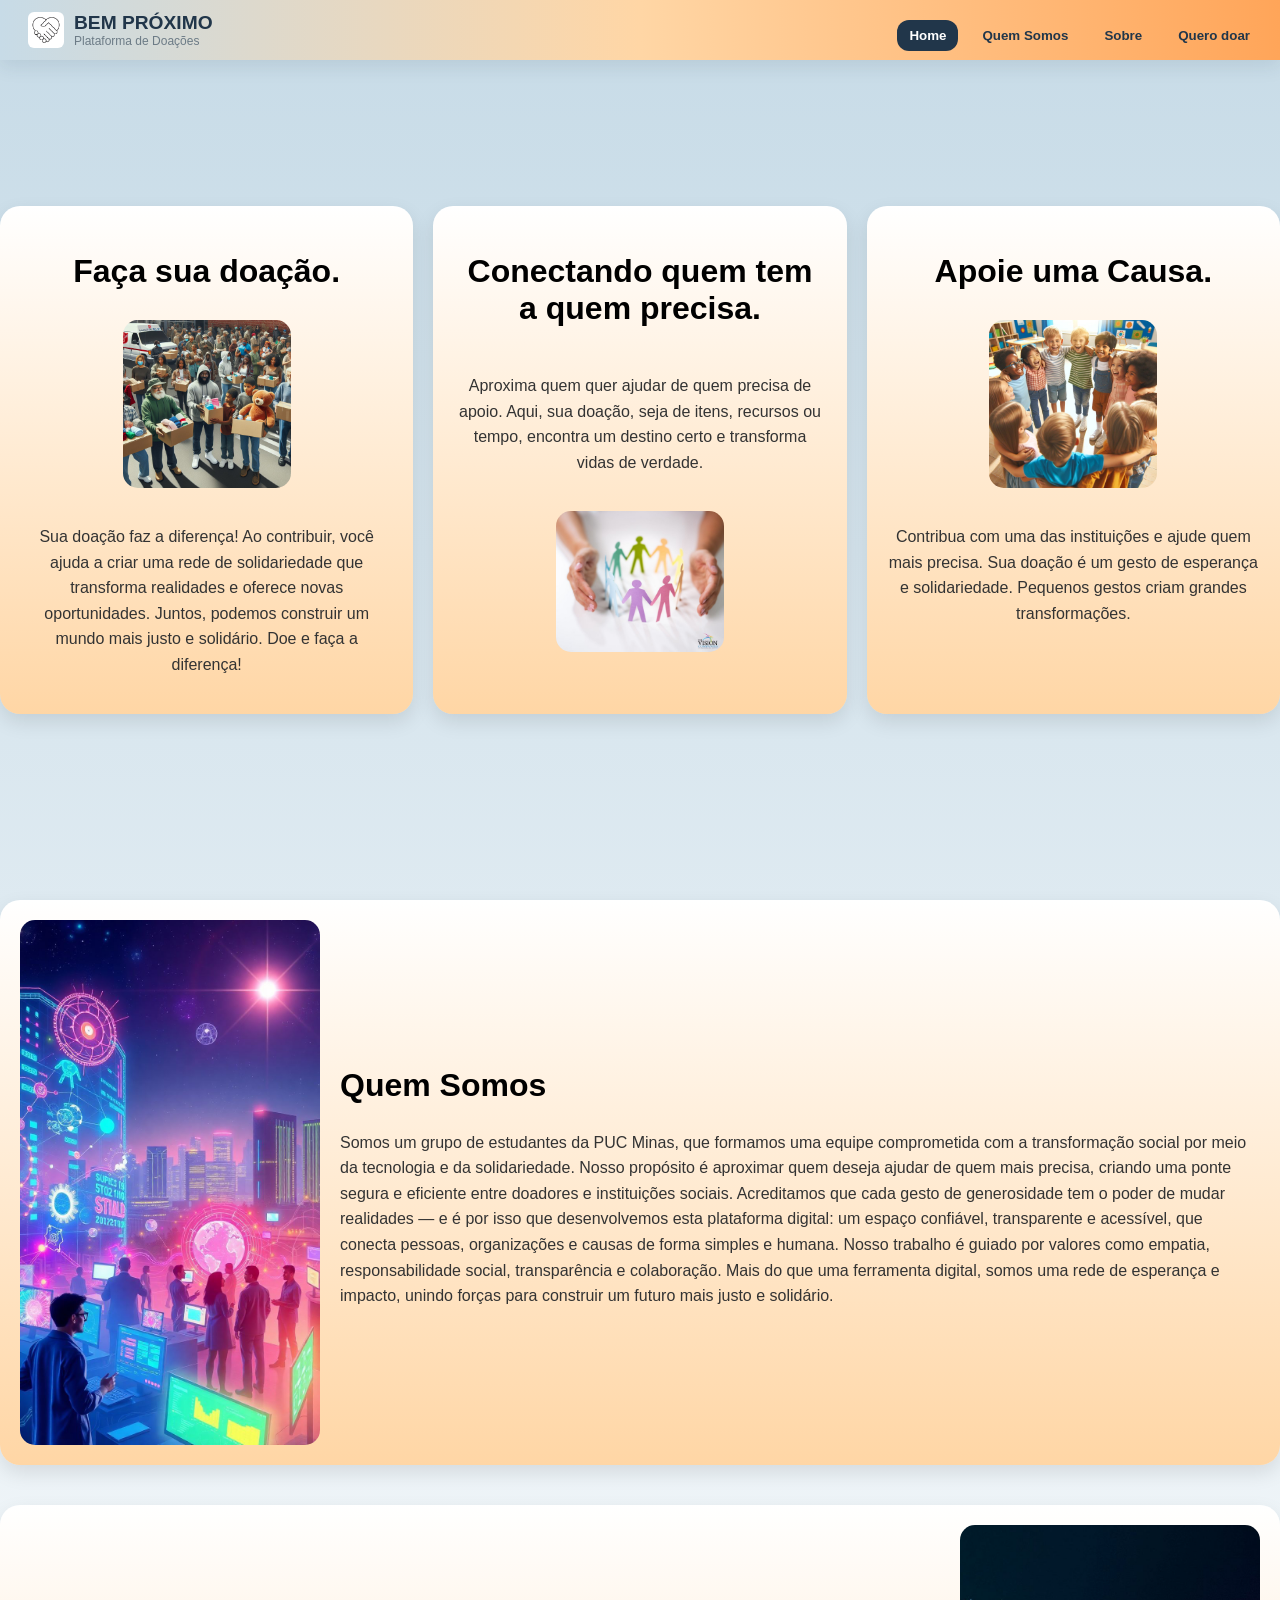
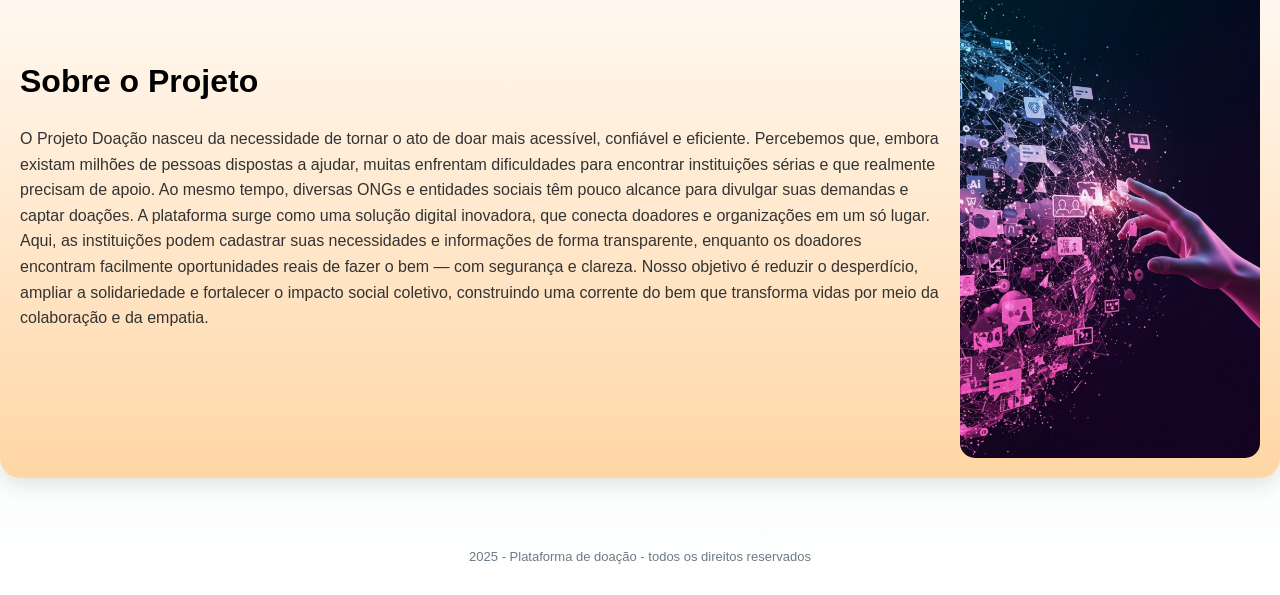
<file: src/index.html>
<!DOCTYPE html>
<html lang="pt-br">

<!-- Fazendo o teste para estruturar a pagina -->

<head>

    <meta charset="UTF-8">
    <meta name="viewport" content="width=device-width, initial-scale=1.0">
    <title>Bem Próximo</title>
    <link rel="stylesheet" type="text/css" href="index.css">
    <link rel="stylesheet" href="Pagina-Cadastro/paginaCadastro.css">
    <link rel="stylesheet" href="Pagina-Chat/paginaChat.css">
    <link rel="shortcut icon" href="Logo.ico" type="image/x-icon">
</head>

<body>

    <header>
        <div class="brand">
            <img src="Logo.jpg" alt="Logo Bem Próximo" class="brand-logo" />
        <div class="brand-text">
            <div class="title">BEM PRÓXIMO</div>
            <div class="subtitle">Plataforma de Doações</div>
        </div>
        </div>


        <!-- Menu com botões para abrir "popups" igual o da Helena -->
        <nav class="menu">
            <button data-target="home" id="toHome" class="nav-btn">Home</button>
            <button data-target="quemsomos" id="toQuem Somos?" class="nav-btn">Quem Somos</button>
            <button data-target="sobre" id="toSobre" class="nav-btn">Sobre</button>
            <!-- Botão de cadastro -->
            <button class="nav-btn" id="btncadastro">Quero doar</button>
        </nav>


    </header>
    <main class="main-home">
        <section id="home" class="home-blocos">

            <div class="texto1">
                <h2> Faça sua doação.</h2>
                <img src="donate.jpg">

                <p>Sua doação faz a diferença!
                    Ao contribuir, você ajuda a criar uma rede de solidariedade
                    que transforma realidades e oferece novas oportunidades.
                    Juntos, podemos construir um mundo mais justo e solidário.
                    Doe e faça a diferença!
                </p>

            </div>


            <div class="texto2">

                <h2>Conectando quem tem <br>a quem precisa.<br></h2>

                <meta charset="UTF-8">
                <meta name="viewport" content="width=device-width, initial-scale=1.0">
                <title> Projeto Doação </title>
                <link rel="stylesheet" type="text/css" href="index.css">
                <link rel="stylesheet" href="Pagina-Cadastro/paginaCadastro.css">
                <link rel="stylesheet" href="Pagina-Chat/paginaChat.css">

                <style>
                    @import url('https://fonts.googleapis.com/css2?family=Poppins:wght@400;600;700;800;900&display=swap');
                </style>

                </head>
                <p>Aproxima quem quer ajudar de quem precisa de apoio. Aqui, sua doação, seja de itens, recursos ou
                    tempo, encontra um destino certo e transforma vidas de verdade.</p>
                <img src="conecta.jpg">
            </div>

            <div class="texto3">

                <h2>Apoie uma Causa.</h2>
                <img src="apoio.jpg">
                <p>Contribua com uma das instituições e ajude quem mais precisa.
                    Sua doação é um gesto de esperança e solidariedade.
                    Pequenos gestos criam grandes transformações.
                </p>

            </div>
        </section>
    </main>

    <div class="quemsobre">

        <section id="quem-somos" class="quemsomos">
            <img src="Quem.jpeg" alt="Quem Somos">
            <div class="texto-bloco">

                <h2>Quem Somos</h2>
                <p>Somos um grupo de estudantes da PUC Minas, que formamos uma equipe comprometida com a transformação
                    social por meio da tecnologia e da solidariedade. Nosso
                    propósito é aproximar quem deseja ajudar de quem mais precisa, criando uma ponte segura e eficiente
                    entre doadores e instituições sociais.
                    Acreditamos que cada gesto de generosidade tem o poder de mudar realidades — e é por isso que
                    desenvolvemos esta plataforma digital: um espaço confiável, transparente e acessível, que conecta
                    pessoas, organizações e causas de forma simples e humana.
                    Nosso trabalho é guiado por valores como empatia, responsabilidade social, transparência e
                    colaboração.
                    Mais do que uma ferramenta digital, somos uma rede de esperança e impacto, unindo forças para
                    construir
                    um futuro mais justo e solidário.</p>
            </div>
        </section>

        <section id="sobre" class="sobreprojeto">
            <img src="sobre.png" alt="Sobre o Projeto">
            <div class="texto-bloco">
                <h2>Sobre o Projeto</h2>
                <p>O Projeto Doação nasceu da necessidade de tornar o ato de doar mais acessível, confiável e eficiente.
                    Percebemos que, embora existam milhões de pessoas dispostas a ajudar, muitas enfrentam dificuldades
                    para
                    encontrar instituições sérias e que realmente precisam de apoio. Ao mesmo tempo, diversas ONGs e
                    entidades sociais têm pouco alcance para divulgar suas demandas e captar doações.

                    A plataforma surge como uma solução digital inovadora, que conecta doadores e organizações em um só
                    lugar.
                    Aqui, as instituições podem cadastrar suas necessidades e informações de forma transparente,
                    enquanto os
                    doadores encontram facilmente oportunidades reais de fazer o bem — com segurança e clareza.

                    Nosso objetivo é reduzir o desperdício, ampliar a solidariedade e fortalecer o impacto social
                    coletivo,
                    construindo uma corrente do bem que transforma vidas por meio da colaboração e da empatia.</p>
            </div>
        </section>
    </div>
    <!-- Pagina de Cadastro -->
        <div class="telaCadastroLogin" id="tcadastrologin" style="display: none;">
            <div class="cntcadastrologin">

                <!-- Formulário de Cadastro -->
                <form class="cntcds" action="#" method="post">
                <div class="fecharcadastro">&times;</div>
                <h1 id="hcad">Faça seu Cadastro!</h1>

                <label for="cnpj">CNPJ ou CPF:</label>
                <input type="text" id="cnpj" placeholder="Somente Números">

                <label for="email-cadastro">E-Mail:</label>
                <input type="email" name="email-cadastro" id="email-cadastro" placeholder="exemplo@email.com">

                <label for="senha-cadastro">Senha:</label>
                <input type="password" name="senha-cadastro" id="senha-cadastro">

                <label for="confirmesenha">Confirme a Senha:</label>
                <input type="password" name="confirmesenha" id="confirmesenha">

                <button type="submit">Cadastrar</button>
                <p class="pcad">Já possui cadastro? <a href="#" id="link-login">Faça seu login!</a></p>
                </form>

                <!-- Formulário de Login -->
                <form class="cntlgn" action="#" method="post">
                <div class="fecharlogin">&times;</div>
                <h1 id="hlgn">Faça seu login!</h1>

                <label for="email-login">E-Mail:</label>
                <input type="email" name="email-login" id="email-login" placeholder="exemplo@email.com">

                <label for="senha-login">Senha:</label>
                <input type="password" name="senha-login" id="senha-login">

                <button type="submit">Entrar</button>
                <p class="plgn">Não possui conta? <a href="#" id="link-cadastro">Faça seu cadastro!</a></p>
                </form>

                <!-- Gradiente -->
                <div class="gradiante"></div>

            </div>
        </div>


    </div>




    <!-- Rodapé da pagina -->

    <footer>
        <p>2025 - Plataforma de doação - todos os direitos reservados</p>
    </footer>

    <script src="Pagina-Cadastro/paginaCadasto.js"></script>
    <script src="index.js"></script>
</body>




</html>
</file>
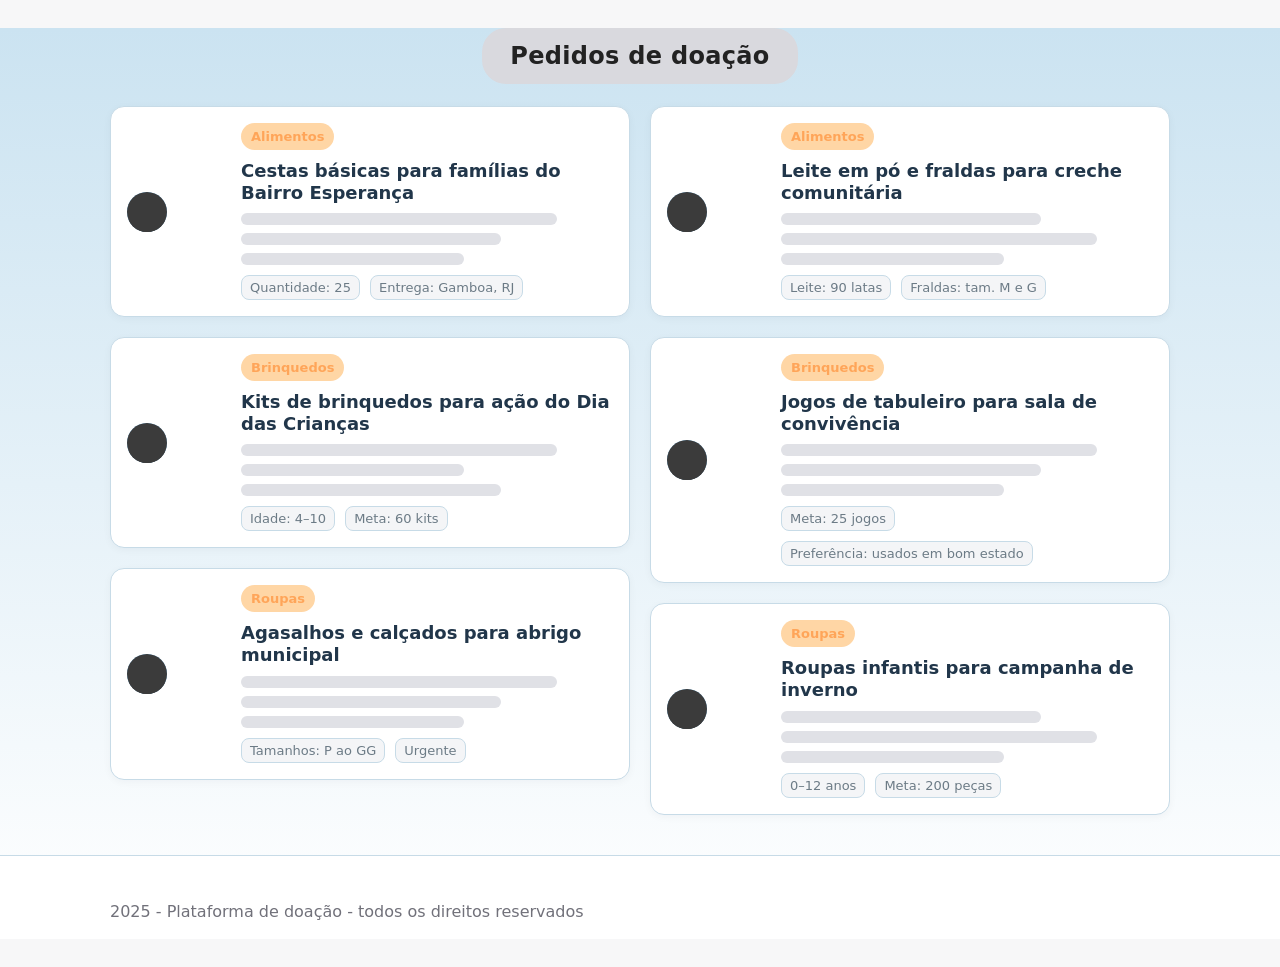
<file: src/Filtro/Doações.html>
<!DOCTYPE html>
<html lang="pt-br">
<head>
  <meta charset="UTF-8">
  <meta name="viewport" content="width=device-width, initial-scale=1.0">
  <title>Doações</title>

  <link rel="stylesheet" href="doacoes.css">
  <link rel="stylesheet" href="../Pagina-Cadastro/paginaCadastro.css">
  <link rel="stylesheet" href="../Pagina-Chat/paginaChat.css">
  <link rel="stylesheet" href="../Pagina-Principal/style.css">
</head>
<body>

  <div id="app"></div>

  <script src="doacoes.js"></script>
</body>
</html>
</file>
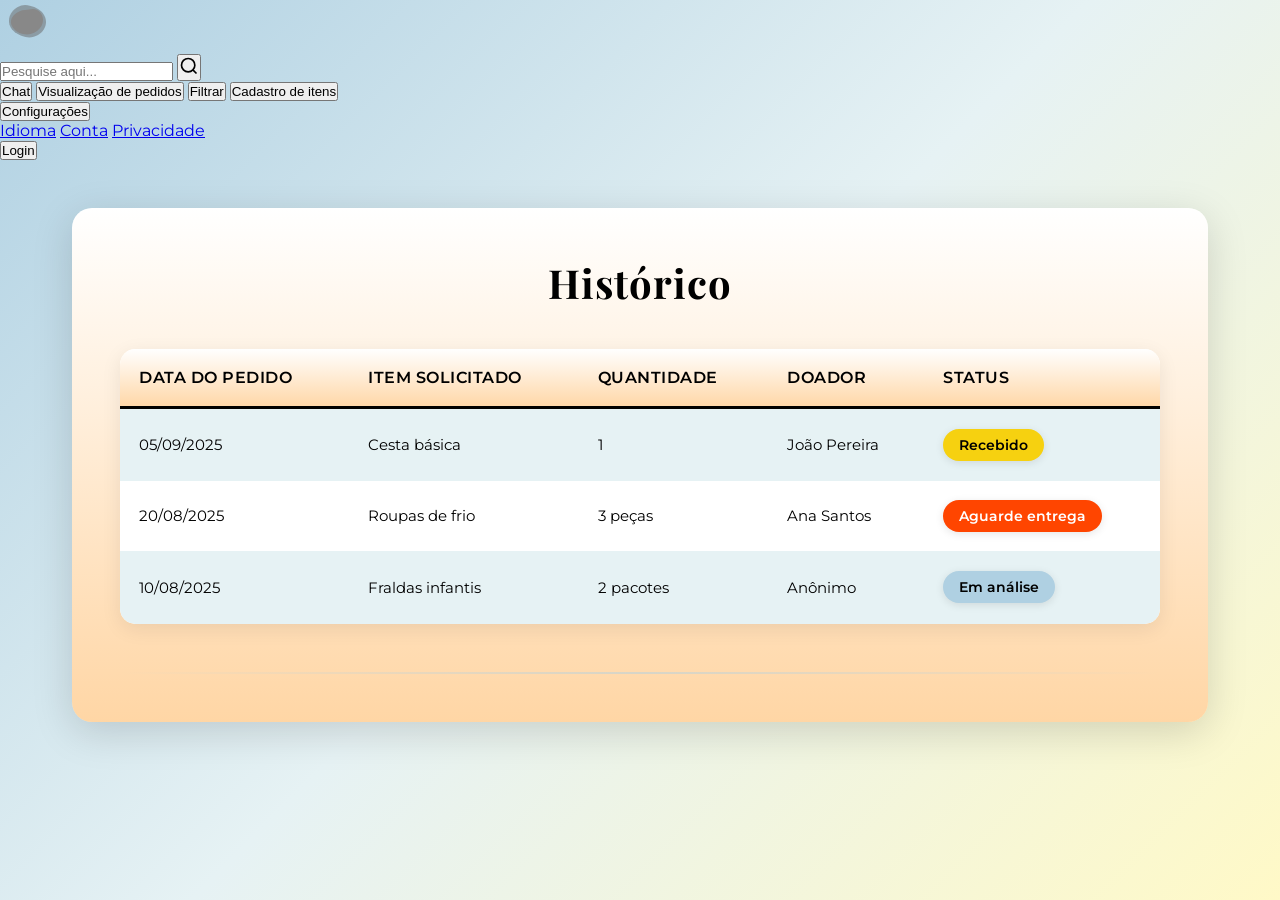
<file: src/Pagina-Historico/historico.html>
<!DOCTYPE html>
<html lang="pt-BR">
<head>
    <meta charset="UTF-8">
    <meta name="viewport" content="width=device-width, initial-scale=1.0">
    <title>Histórico de Doações</title>
    <link rel="stylesheet" href="historico.css">
    <link rel="preconnect" href="https://fonts.googleapis.com">
    <link rel="preconnect" href="https://fonts.gstatic.com" crossorigin>
    <link href="https://fonts.googleapis.com/css2?family=Montserrat:wght@300;400;500;600;700&family=Playfair+Display:wght@400;600;700&display=swap" rel="stylesheet">
</head>
<body>
    <nav class="navbar">
        <div class="nav-container">
            <div class="logo">
                <svg width="50" height="50" viewBox="0 0 50 50" fill="none" xmlns="http://www.w3.org/2000/svg">
                    <path d="M25 5C20 5 15 8 12 12C9 16 8 21 10 26C12 31 17 34 22 36C27 38 33 38 38 35C43 32 46 27 46 22C46 17 43 12 38 9C33 6 28 5 25 5Z" fill="#666" opacity="0.5"/>
                    <path d="M25 10C21 10 17 12 14 15C11 18 10 22 12 26C14 30 18 33 23 34C28 35 33 34 37 31C41 28 43 24 43 20C43 16 41 12 37 10C33 8 29 10 25 10Z" fill="#888"/>
                </svg>
            </div>

            <div class="search-bar">
                <input type="text" placeholder="Pesquise aqui...">
                <button class="search-btn">
                    <svg width="20" height="20" viewBox="0 0 24 24" fill="none" stroke="currentColor" stroke-width="2">
                        <circle cx="11" cy="11" r="8"></circle>
                        <path d="m21 21-4.35-4.35"></path>
                    </svg>
                </button>
            </div>

            <div class="nav-buttons">
                <button class="nav-btn">Chat</button>
                <button class="nav-btn">Visualização de pedidos</button>
                <button class="nav-btn">Filtrar</button>
                <button class="nav-btn">Cadastro de itens</button>

                <div class="dropdown">
                    <button class="nav-btn dropdown-toggle">Configurações</button>
                    <div class="dropdown-menu">
                        <a href="#">Idioma</a>
                        <a href="#">Conta</a>
                        <a href="#">Privacidade</a>
                    </div>
                </div>

                <button class="nav-btn login-btn">Login</button>
            </div>
        </div>
    </nav>

    <main class="main-content">
        <div class="history-container">
            <h1 class="history-title">Histórico</h1>

            <div class="table-wrapper">
                <table class="history-table">
                    <thead>
                        <tr>
                            <th>Data do Pedido</th>
                            <th>Item Solicitado</th>
                            <th>Quantidade</th>
                            <th>Doador</th>
                            <th>Status</th>
                        </tr>
                    </thead>
                    <tbody>
                        <tr>
                            <td data-label="Data do Pedido">05/09/2025</td>
                            <td data-label="Item Solicitado">Cesta básica</td>
                            <td data-label="Quantidade">1</td>
                            <td data-label="Doador">João Pereira</td>
                            <td data-label="Status">
                                <span class="badge badge-recebido">Recebido</span>
                            </td>
                        </tr>
                        <tr>
                            <td data-label="Data do Pedido">20/08/2025</td>
                            <td data-label="Item Solicitado">Roupas de frio</td>
                            <td data-label="Quantidade">3 peças</td>
                            <td data-label="Doador">Ana Santos</td>
                            <td data-label="Status">
                                <span class="badge badge-aguarde">Aguarde entrega</span>
                            </td>
                        </tr>
                        <tr>
                            <td data-label="Data do Pedido">10/08/2025</td>
                            <td data-label="Item Solicitado">Fraldas infantis</td>
                            <td data-label="Quantidade">2 pacotes</td>
                            <td data-label="Doador">Anônimo</td>
                            <td data-label="Status">
                                <span class="badge badge-analise">Em análise</span>
                            </td>
                        </tr>
                    </tbody>
                </table>
            </div>

            <hr class="divider">
        </div>
    </main>
</body>
</html>
</file>
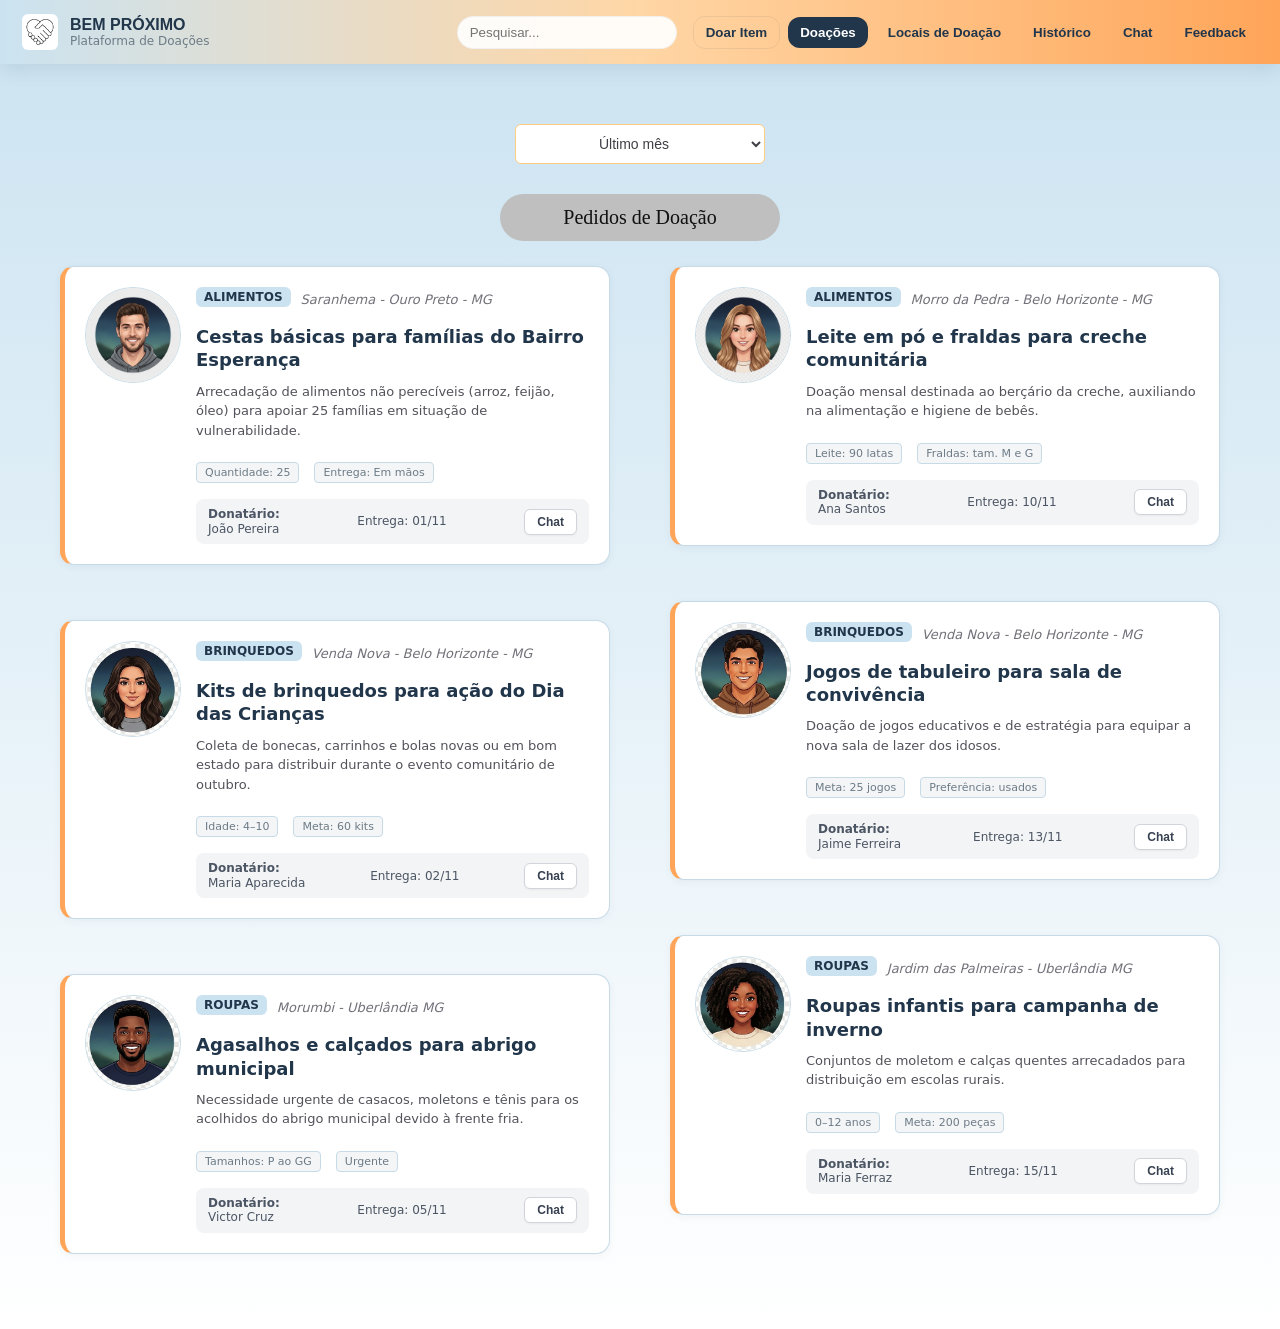
<file: src/Pagina-Principal/principal.html>
<!DOCTYPE html>
<html lang="pt-br">
<head>
    <meta charset="UTF-8">
    <meta name="viewport" content="width=device-width, initial-scale=1.0">
    <title>Bem Próximo</title>
    <link rel="stylesheet" href="style.css" />
    <link rel="stylesheet" href="../Pagina-Historico/historico.css">
    <link rel="stylesheet" href="../Pagina-Doacoes/doacoes.css">
    <link rel="stylesheet" href="../Pagina-Locais/pagina-Locais.css">
    <link rel="stylesheet" href="../Pagina-Chat/paginaChat.css">
    <link rel="stylesheet" href="../Pagina-feedback/feedback.css">
    <link rel="stylesheet" href="../Pagina-Itenscadastro/itens.css">
    <link href="https://fonts.googleapis.com/css2?family=Inter:wght@300;400;600&display=swap" rel="stylesheet">
    <link rel="shortcut icon" href="Logo.ico" type="image/x-icon">

</head>
<body>
  <header class="topbar">
    <div class="brand">
      <img src="Logo.jpg " alt="Logo Bem Próximo" class="brand-logo" />
      <div class="brand-text">
        <div class="title">BEM PRÓXIMO</div>
        <div class="subtitle">Plataforma de Doações</div>
      </div>
    </div>

    <div class="actions">
      <div class="search">
        <input aria-label="Pesquisar" placeholder="Pesquisar..." />
      </div>

      <nav class="nav">
        <button id="toCadastrar" class="nav-btn outline">Doar Item</button>
        <button id="toDoações" class="nav-btn">Doações</button>
        <button id="toBusca" class="nav-btn active">Locais de Doação</button>
        <button id="toHistorico" class="nav-btn">Histórico</button>
        <button id="toChat" class="nav-btn">Chat</button>
        <button id="toFeedback" class="nav-btn">Feedback</button>
      </nav>
    </div>
  </header>

   <main>
    <section id="doacoes" class="section">
    <div id= "app"></div>
  </main>
    </section>
    <section id="feedback" class="section">
      <main class="container">

    <article class="card">
      <h2>Deixe seu Feedback</h2>

      <p class="info-text">
        O feedback é essencial para o crescimento da nossa plataforma.
        Através da sua opinião, conseguimos entender o que está funcionando, o que pode melhorar
        e como tornar o processo de doações ainda mais eficiente e humano.
        Cada comentário nos ajuda a aprimorar a Plataforma Doações e impactar mais vidas.
      </p>

      <form id="formFeedback" class="form">
        <label class="field">
          <span>Seu comentário</span>
          <textarea id="comentario" required placeholder="Escreva sua opinião aqui..."></textarea>
        </label>

        <label class="field">
          <span>Avaliação (1 a 5)</span>
          <select id="nota" required>
            <option value="">Selecione…</option>
            <option>1</option>
            <option>2</option>
            <option>3</option>
            <option>4</option>
            <option>5</option>
          </select>
        </label>

        <button type="submit" class="btn primary">Enviar</button>
      </form>

      <p id="msg" class="fade"></p>
    </article>

    <article class="card">
      <h2>Feedbacks Recebidos</h2>
      <div id="listaFeedbacks"></div>
    </article>

  </main>
    </section>

 <section id="cadastrar-item" class="section">
    <div class="wrap">
        <div class="cadastro-item-container">

            <h2>Registrar Item para Doação</h2>
            <p class="lead-text">
                Preencha os dados abaixo para disponibilizar seu item na plataforma.
            </p>

            <form id="form-doar-item" class="form-cadastro-doacao">

                <label class="field">
                    <span>Título do Item</span>
                    <input type="text" id="doar-titulo" required placeholder="Ex: Cesta básica com 10 itens" />
                </label>

                <label class="field">
                    <span>Categoria</span>
                    <select id="doar-categoria" required>
                        <option value="">Selecione a categoria...</option>
                        <option value="Alimentos">Alimentos</option>
                        <option value="Roupas">Roupas</option>
                        <option value="Higiene Pessoal e Limpeza">Higiene Pessoal e Limpeza</option>
                        <option value="Saúde e Medicamentos">Saúde e Medicamentos</option>
                        <option value="Voluntariado">Voluntariado</option>
                        <option value="Outros">Outros</option>
                    </select>
                </label>

                <label class="field" id="outra-categoria-field" style="display: none;">
                    <span>Especifique a Categoria:</span>
                    <input type="text" id="outra-categoria-input" placeholder="Ex: Livros, Eletrônicos" />
                </label>

                <div class="row-fields">
                    <label class="field half">
                        <span>Cidade</span>
                        <input type="text" id="doar-quantidade" required placeholder="Cidade de retirada" />
                    </label>

                    <label class="field half">
                        <span>Bairro</span>
                        <input type="text" id="doar-local" required placeholder="Bairro para retirada" />
                    </label>
                </div>

                <label class="field">
                    <span>Descrição Detalhada (Opcional)</span>
                    <textarea id="doar-descricao" rows="3" placeholder="Detalhes sobre o estado do item, validade ou tamanhos."></textarea>
                </label>

                <button type="submit" class="btn primary large">Registrar Doação</button>
            </form>
        </div>
    </div>

    <!-- Modal de feedback de sucesso -->
    <div id="modal-sucesso" class="modal hidden" role="dialog" aria-modal="true" aria-labelledby="modal-title">
        <div class="modal-content">
            <h3 id="modal-title">Cadastrado com sucesso!</h3>
            <p id="modal-msg">Seu item foi registrado e já está disponível na lista.</p>
            <button id="modal-fechar" class="btn">Fechar</button>
        </div>
    </div>
</section>

    <section id="quero-buscar" class="section">
        <main class="container">

    <article class="card">
      <h2>Buscar Locais</h2>

      <p class="info-text">
        Encontrar o local certo para doar faz toda a diferença.
        Nossa ferramenta de busca facilita o processo, conectando você aos pontos de doação
        que realmente precisam de ajuda, de acordo com tipo de item e localização.
        Quanto mais acessível for doar, mais pessoas conseguimos alcançar juntas. 🧡🤝
      </p>

      <form id="formBusca" class="form-inline">
        <input id="termo" placeholder="Buscar por nome, bairro, cidade...">
        <select id="tipo">
          <option value="">Tipo (Todos)</option>
          <option value="alimentos">Alimentos</option>
          <option value="roupas">Roupas</option>
          <option value="higiene">Higiene</option>
        </select>
        <button class="btn primary" type="submit">Buscar</button>
      </form>
    </article>

    <article class="card">
      <div class="resultados-topo">
            <h2>Resultados</h2>

            <!-- Botão flutuante -->
            <div class="filtro-container">
              <button id="btnFiltro" class="btn-filtro">
                ☰ Filtros
              </button>

              <!-- Caixa flutuante -->
              <div id="filtroFlutuante" class="filtro-flutuante-lista oculto"></div>
            </div>
          </div>

          <div id="resultados"></div>
    </article>

  </main>

    </section>
    <section id="historico" class="section">
       <main class="main-content">
        <div class="history-container">
            <h1 class="history-title">Histórico</h1>

            <div class="table-wrapper">
                <table class="history-table">
                    <thead>
                        <tr>
                            <th>Data do Pedido</th>
                            <th>Item Solicitado</th>
                            <th>Quantidade</th>
                            <th>Doador</th>
                            <th>Status</th>
                        </tr>
                    </thead>
                    <tbody>
                        <tr>
                            <td data-label="Data do Pedido">05/09/2025</td>
                            <td data-label="Item Solicitado">Cesta básica</td>
                            <td data-label="Quantidade">1</td>
                            <td data-label="Doador">João Pereira</td>
                            <td data-label="Status">
                                <span class="badge badge-recebido">Recebido</span>
                            </td>
                        </tr>
                        <tr>
                            <td data-label="Data do Pedido">20/08/2025</td>
                            <td data-label="Item Solicitado">Roupas de frio</td>
                            <td data-label="Quantidade">3 peças</td>
                            <td data-label="Doador">Ana Santos</td>
                            <td data-label="Status">
                                <span class="badge badge-aguarde">Aguarde entrega</span>
                            </td>
                        </tr>
                        <tr>
                            <td data-label="Data do Pedido">10/08/2025</td>
                            <td data-label="Item Solicitado">Fraldas infantis</td>
                            <td data-label="Quantidade">2 pacotes</td>
                            <td data-label="Doador">Anônimo</td>
                            <td data-label="Status">
                                <span class="badge badge-analise">Em análise</span>
                            </td>
                        </tr>
                    </tbody>
                </table>
            </div>

            <hr class="divider">
        </div>
    </main>
    </section>
    <section id="chat" class="section">
      <div class="chat-container">

        <!-- Lista de contatos -->
        <aside class="chat-contatos">
          <h2>Conversas</h2>

          <ul id="lista-contatos">
            <li class="contato ativo" data-nome="João Pereira">
              <div class="foto-perfil">
                <img src="../Pagina-Chat/imagens/avatar_homem.png" alt="Foto de João">
              </div>

              <div class="info">
                <span class="nome">João Pereira</span>
                <span class="previa">“A cesta já foi entregue?”</span>
              </div>
            </li>

            <li class="contato" data-nome="Ana Santos">
              <div class="foto-perfil">
                <img src="../Pagina-Chat/imagens/avatar_mulher.png" alt="Foto de Ana">
              </div>

              <div class="info">
                <span class="nome">Ana Santos</span>
                <span class="previa">“Obrigada pelas roupas!”</span>
              </div>
            </li>
          </ul>
        </aside>

        <!-- Janela de mensagens -->
        <div class="chat-mensagens">
          <header class="chat-header">
            <h2 id="nome-contato">João Pereira</h2>
          </header>

          <div class="chat-corpo" id="chat-corpo"></div>

          <form class="chat-input" id="chat-form">
            <input
              type="text"
              id="chat-msg"
              placeholder="Digite uma mensagem..."
              autocomplete="off"
            />
            <button type="submit">Enviar</button>
          </form>
        </div>

      </div>
    </section>
  </main>


  <script src="script.js"></script>
  <script src="../Pagina-Locais/pagina-Locais.js"></script>
  <script src="../Pagina-Chat/paginaChat.js"></script>
  <script src="../Pagina-feedback/feedback.js"></script>
  <script src="../Pagina-Doacoes/doacoes.js"></script>
  <script src="../Pagina-Itenscadastro/itens.js"></script>
</body>
</html>
</file>
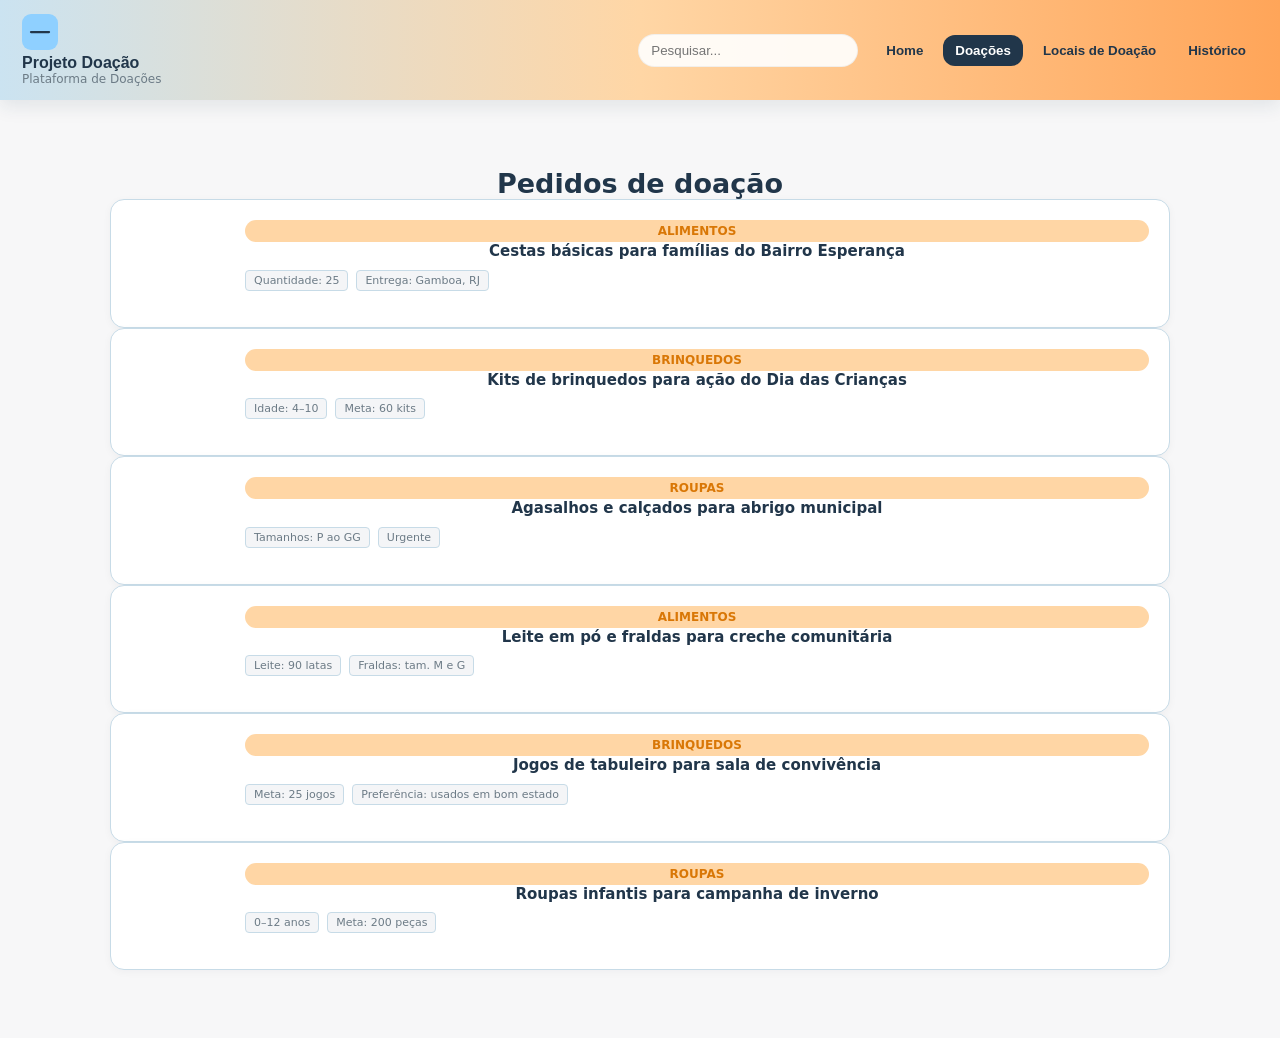
<file: src/resultadobusca/resultadobusca.html>
<!DOCTYPE html>
<html lang="pt-br">
<head>
  <meta charset="UTF-8">
  <meta name="viewport" content="width=device-width, initial-scale=1.0">
  <title>Document</title>
  <link rel="stylesheet" href="../Pagina-Principal/style.css" />
  <link rel="stylesheet" href="../Pagina-Historico/historico.css">
  <link rel="stylesheet" href="../Pagina-Doacoes/doacoes.css">
  <link rel="stylesheet" href="../Pagina-Locais/pagina-Locais.css">
  <link href="https://fonts.googleapis.com/css2?family=Inter:wght@300;400;600&display=swap" rel="stylesheet">
</head>
<body>
  <header class="topbar">
    <div class="brand">
      <svg width="36" height="36" viewBox="0 0 24 24" aria-hidden="true">
        <rect width="24" height="24" rx="6" fill="#8fd0ff"></rect>
        <path d="M6 12h12" stroke="#21364a" stroke-width="1.5" stroke-linecap="round"></path>
      </svg>
      <div class="brand-text">
        <div class="title">Projeto Doação</div>
        <div class="subtitle">Plataforma de Doações</div>
      </div>
    </div>
    <div class="actions">
      <div class="search">
        <input aria-label="Pesquisar" placeholder="Pesquisar..." />
      </div>
      <nav class="nav">
        <button id="toHome" class="nav-btn">Home</button>
        <button id="toDoações" class="nav-btn">Doações</button>
        <button id="toBusca" class="nav-btn active">Locais de Doação</button>
        <button id="toHistorico" class="nav-btn">Histórico</button>
      </nav>
    </div>
  </header>
  <main>
    <section id="home" class="section">Bem-vindo à Home!</section>
    <section id="doacoes" class="section">
      <main class="wrap">
        <div class="section-title">
          <h2>Pedidos de doação</h2>
        </div>
        <!-- Two columns with request cards -->
        <div class="requests-grid">
          <!-- Left column -->
          <div class="col">
            <!-- Alimentos -->
            <article class="req-card">
              <div class="avatar" aria-hidden="true"></div>
              <div class="req-body">
                <span class="chip">Alimentos</span>
                <h3 class="req-title">Cestas básicas para famílias do Bairro Esperança</h3>
                <div class="req-lines">
                  <div class="line w85"></div>
                  <div class="line w70"></div>
                  <div class="line w60"></div>
                </div>
                <div class="req-meta">
                  <span>Quantidade: 25</span>
                  <span>Entrega: Gamboa, RJ</span>
                </div>
              </div>
            </article>
            <!-- Brinquedos -->
            <article class="req-card">
              <div class="avatar" aria-hidden="true"></div>
              <div class="req-body">
                <span class="chip">Brinquedos</span>
                <h3 class="req-title">Kits de brinquedos para ação do Dia das Crianças</h3>
                <div class="req-lines">
                  <div class="line w85"></div>
                  <div class="line w60"></div>
                  <div class="line w70"></div>
                </div>
                <div class="req-meta">
                  <span>Idade: 4–10</span>
                  <span>Meta: 60 kits</span>
                </div>
              </div>
            </article>
            <!-- Roupas -->
            <article class="req-card">
              <div class="avatar" aria-hidden="true"></div>
              <div class="req-body">
                <span class="chip">Roupas</span>
                <h3 class="req-title">Agasalhos e calçados para abrigo municipal</h3>
                <div class="req-lines">
                  <div class="line w85"></div>
                  <div class="line w70"></div>
                  <div class="line w60"></div>
                </div>
                <div class="req-meta">
                  <span>Tamanhos: P ao GG</span>
                  <span>Urgente</span>
                </div>
              </div>
            </article>
          </div>
          <!-- Right column -->
          <div class="col">
            <!-- Alimentos -->
            <article class="req-card">
              <div class="avatar" aria-hidden="true"></div>
              <div class="req-body">
                <span class="chip">Alimentos</span>
                <h3 class="req-title">Leite em pó e fraldas para creche comunitária</h3>
                <div class="req-lines">
                  <div class="line w70"></div>
                  <div class="line w85"></div>
                  <div class="line w60"></div>
                </div>
                <div class="req-meta">
                  <span>Leite: 90 latas</span>
                  <span>Fraldas: tam. M e G</span>
                </div>
              </div>
            </article>
            <!-- Brinquedos -->
            <article class="req-card">
              <div class="avatar" aria-hidden="true"></div>
              <div class="req-body">
                <span class="chip">Brinquedos</span>
                <h3 class="req-title">Jogos de tabuleiro para sala de convivência</h3>
                <div class="req-lines">
                  <div class="line w85"></div>
                  <div class="line w70"></div>
                  <div class="line w60"></div>
                </div>
                <div class="req-meta">
                  <span>Meta: 25 jogos</span>
                  <span>Preferência: usados em bom estado</span>
                </div>
              </div>
            </article>
            <!-- Roupas -->
            <article class="req-card">
              <div class="avatar" aria-hidden="true"></div>
              <div class="req-body">
                <span class="chip">Roupas</span>
                <h3 class="req-title">Roupas infantis para campanha de inverno</h3>
                <div class="req-lines">
                  <div class="line w70"></div>
                  <div class="line w85"></div>
                  <div class="line w60"></div>
                </div>
                <div class="req-meta">
                  <span>0–12 anos</span>
                  <span>Meta: 200 peças</span>
                </div>
              </div>
            </article>
          </div>
        </div>
      </main>
    </section>

    <section id="quero-doar" class="section">Seção Quero Doar</section>

    <section id="quem-somos" class="section">Informações sobre Quem Somos.</section>

    <section id="feedback" class="section">Área de Feedback.</section>

    <!-- PROCURAR LOCAIS DE DOAÇÃO COM FILTRO -->
    <section id="quero-buscar" class="section">
      <main class="container">
        <section class="card">
          <header class="card-head">
            <h1>Procurar Locais de Doação</h1>
            <p class="lead">
              Encontre locais próximos para doar ou receber doações usando filtros de tipo e localização.
            </p>
          </header>

          <div class="info">
            <strong>Importância da busca:</strong>
            <p>Essa funcionalidade ajuda o usuário a localizar facilmente instituições, pontos de coleta e projetos solidários que aceitam o tipo de item desejado.</p>
          </div>

          <!-- Formulário de busca -->
          <form id="form-busca" class="form">
            <label class="field">
              <span>Palavra-chave</span>
              <input id="keyword" type="text" placeholder="Ex: roupas, alimentos, brinquedos..." />
            </label>

            <label class="field">
              <span>Tipo de item</span>
              <select id="tipo">
                <option value="">Selecione...</option>
                <option value="alimentos">Alimentos</option>
                <option value="roupas">Roupas</option>
                <option value="higiene">Produtos de Higiene</option>
                <option value="brinquedos">Brinquedos</option>
                <option value="outros">Outros</option>
              </select>
            </label>

            <label class="field">
              <span>Localização</span>
              <input id="local" type="text" placeholder="Digite sua cidade ou bairro..." />
            </label>

            <div class="row">
              <button type="submit" class="btn primary">Buscar Locais</button>
              <button type="button" id="clear" class="btn ghost">Limpar</button>
            </div>

            <div id="msg" class="msg"></div>

          </form>

          <!-- Resultados dos filtros aparecem aqui -->
          <div id="resultados" class="resultados"></div>

        </section>
      </main>
    </section>

    <!-- HISTÓRICO -->
    <section id="historico" class="section">
      <main class="main-content">
        <div class="history-container">
          <h1 class="history-title">Histórico</h1>

          <div class="table-wrapper">
            <table class="history-table">
              <thead>
                <tr>
                  <th>Data do Pedido</th><th>Item Solicitado</th><th>Quantidade</th><th>Doador</th><th>Status</th></tr></thead><tbody><tr><td data-label='Data do Pedido'>05/09/2025</td><td data-label='Item Solicitado'>Cesta básica</td><td data-label='Quantidade'>1</td><td data-label='Doador'>João Pereira</td><td data-label='Status'><span class='badge badge-recebido'>Recebido</span></td></tr><tr><td data-label='Data do Pedido'>20/08/2025</td><td data-label='Item Solicitado'>Roupas de frio</td><td data-label='Quantidade'>3 peças</td><td data-label='Doador'>Ana Santos</td><td data-label='Status'><span class='badge badge-aguarde'>Aguarde entrega</span></td></tr><tr><td data-label='Data do Pedido'>10/08/2025</td><td data-label='Item Solicitado'>Fraldas infantis</td><td data-label='Quantidade'>2 pacotes</td><td data-label='Doador'>Anônimo</td><td data-label='Status'><span class='badge badge-analise'>Em análise</span></td></tr></tbody></table></div><hr class='divider'></div></main></section></main>

  <!-- Scripts existentes -->
  <script src="../Pagina-Principal/script.js"></script>
  <script src="../Pagina-Locais/pagina-Locais.js"></script>

  <!-- FILTRO DE LOCAIS DE DOAÇÃO - JS INTEGRADO -->
  <script>
// Exemplo de dados dos locais de doação
const locaisDeDoacao = [
  { nome: "Igreja Esperança", tipo: "alimentos", local: "Gamboa, RJ" },
  { nome: "Creche Comunitária Sol", tipo: "roupas", local: "Centro, RJ" },
  { nome: "Projeto Criança Feliz", tipo: "brinquedos", local: "Copacabana, RJ" },
  { nome: "Associação Mãos Dadas", tipo: "alimentos", local: "Botafogo, RJ" },
  { nome: "Casa Solidária", tipo: "higiene", local: "Centro, RJ" }
];

function filtrarLocais() {
  const keyword = document.getElementById("keyword").value.toLowerCase();
  const tipo = document.getElementById("tipo").value;
  const local = document.getElementById("local").value.toLowerCase();
  const resultados = locaisDeDoacao.filter(l => {
    const matchKeyword = !keyword || l.nome.toLowerCase().includes(keyword);
    const matchTipo = !tipo || l.tipo === tipo;
    const matchLocal = !local || l.local.toLowerCase().includes(local);
    return matchKeyword && matchTipo && matchLocal;
  });
  exibirResultados(resultados);
}

function exibirResultados(lista) {
  const div = document.getElementById("resultados");
  if (lista.length === 0) {
    div.innerHTML = "<p>Nenhum local encontrado.</p>";
    return;
  }
  div.innerHTML = `<ul class='lista-locais'>
    ${lista.map(l => `
      <li><strong>${l.nome}</strong> — ${l.tipo.charAt(0).toUpperCase() + l.tipo.slice(1)}<br/><span>${l.local}</span></li>`
    ).join("")}
    </ul>`;
}

document.getElementById("form-busca").addEventListener("submit", function(e) {
  e.preventDefault();
  filtrarLocais();
});

document.getElementById("clear").addEventListener("click", function() {
  document.getElementById("form-busca").reset();
  exibirResultados(locaisDeDoacao);
});

document.addEventListener("DOMContentLoaded", function() {
  exibirResultados(locaisDeDoacao);
});
  </script>

<!-- CSS OPCIONAL PARA LISTA DE LOCAIS -->
<style>
.lista-locais {
  list-style: none;
  padding: 0;
}
.lista-locais li {
  margin-bottom: 16px;
  background: #f7fafc;
  border-radius: 6px;
  padding: 12px;
}
</style>

</body></html>
</file>
<file: src/index.css>
:root {
  --baby-blue: #c7dbe7;
  --orange-pastel: #ffd6a5;
  --orange-strong: #ffa559;
  --nav-dark: #21364a;
  --muted: #6c7b86;
  --radius: 14px;
  font-family: "Inter", sans-serif;
}

* { box-sizing: border-box; }

body {
  margin: 0;
  background: linear-gradient(180deg, var(--baby-blue), #ffffff);
  color: var(--nav-dark);
}




header .menu {
    margin-left: auto;
}

header {
    position: sticky;
    top: 0;
    z-index: 1000;
 display: flex;
  align-items: center;
  justify-content: space-between;
  padding: 2px 18px;
  background: linear-gradient(90deg, var(--baby-blue), var(--orange-pastel), var(--orange-strong));
  box-shadow: 0 6px 18px rgba(33,54,74,0.1);
}

.brand {
  display: flex;
  align-items: center;
  gap: 10px;
  padding: 10px;
}

.brand-logo {
  width: 36px;
  height: 36px;
  border-radius: 6px;
  object-fit: cover;
}

.brand-text .title {
  font-weight: 700;
  font-size: 1.2rem;
  color: var(--nav-dark);
}

.brand-text .subtitle {
  font-size: 12px;
  color: var(--muted);
}



.menu {
    display: flex;
    gap: 12px;
}

/* Botões do header */


.nav { display: flex; gap: 8px; align-items: center;
flex-wrap: nowrap;
}
.nav-btn, #btncadastro {
  background: transparent;
  border: none;
  padding: 8px 12px;
  border-radius: 12px;
  color: var(--nav-dark);
  cursor: pointer;
  font-weight: 600;
  transition: 0.3s;
  white-space: nowrap;
}
.nav-btn.outline { border: 1px solid rgba(33,54,74,0.08); }
.nav-btn:hover { background: rgba(33,54,74,0.06); }
.nav-btn.active { background: var(--nav-dark); color: white; }

/* Hover nos botões */
.menu button:hover,
#btncadastro:hover {
    background-color: darkorange;
}

/* Containers de blocos */
.texto1, .texto2, .texto3 {

    flex: 1 1 30%;
    display: flex;
    flex-direction: column;
    align-items: center;
    gap: 20px;
    background-color: var(--corsky);
    border-radius: 20px;
    padding: 20px;
    box-shadow: 0 8px 20px rgba(0,0,0,0.1);
    transition: transform 0.3s ease;
    text-align: center;

}

.texto1:hover, .texto2:hover, .texto3:hover {
    transform: translateY(-5px);
}

/* Imagens */
.texto1 img, .texto2 img, .texto3 img {
    width: 45%;
    border-radius: 15px;
    object-fit: cover;
}
.texto1, .texto2, .texto3 {
     background: linear-gradient(180deg, #fff, var(--orange-pastel));
}

/* Conteúdo textual */
.texto1 h2, .texto2 h2, .texto3 h2 {
    color: black;
    font-size: 2rem;
    margin-bottom: 10px;
}

.texto1 p, .texto2 p, .texto3 p {
    color: #333;
    font-size: 1rem;
    line-height: 1.6;
}

/* Responsividade */
@media (max-width: 768px) {
    .texto1, .texto2, .texto3 {
        flex-direction: column;
        text-align: center;
    }

    .texto1 img, .texto2 img, .texto3 img {
        width: 100%;
        margin-bottom: 20px;
    }
}

.main-home {
    display: flex;
    justify-content: center;
    align-items: center;
    min-height: calc(100vh - 60px - 40px);

}

.home-blocos {
    display: flex;
    gap: 20px;
    justify-content: space-between;
    width: 100%;
    flex-wrap: wrap;


}



.sobreprojeto img, .quemsomos img {
   width: 45%;
    border-radius: 15px;
    object-fit: cover;
}


/*Header -- cabeçalho // Responsivo*/

@media (max-width: 768px) {
    header {
        flex-direction: column;
        gap: 10px;
        padding: 10px 20px;
    }

    header h1.projeto {
        font-size: 1.5rem;
        padding: 0;
        text-align: center;
    }

    .menu {
        flex-direction: column;
        gap: 10px;
        width: 100%;
        align-items: center;
    }

    .menu button,
    #btncadastro {
        width: 80%;
        max-width: 250px;
    }
}
/*QUEMSOMOS*/

.quemsomos, .sobreprojeto {
    display: flex;
    align-items: center;
    gap: 20px;
    padding: 20px;
    margin: 40px auto;
    border-radius: 20px;
    background-color: var(--corsky);
    box-shadow: 0 8px 20px rgba(0,0,0,0.1);
    transition: transform 0.3s ease;
     background: linear-gradient(180deg, #fff, var(--orange-pastel));

}

.quemsomos:hover, .sobreprojeto:hover {
    transform: translateY(-5px);
}

.quemsomos img, .sobreprojeto img {
    width: 35%;
    max-width: 300px;
    height: auto;
    border-radius: 15px;
    object-fit: cover;
}

.texto-bloco {
    display: flex;
    flex-direction: column; /* garante h2 em cima do p */
    flex: 1; /* ocupa o restante do espaço */
}

.quemsomos h2, .sobreprojeto h2 {
    color: black;
    font-size: 2rem;
    margin-bottom: 10px;
}

.quemsomos p, .sobreprojeto p {
    font-size: 1rem;
    line-height: 1.6;
    color: #333;
}

.sobreprojeto {
    flex-direction: row-reverse; /* imagem na direita */
}

/* Responsividade */
@media (max-width: 768px) {
    .quemsomos, .sobreprojeto {
        flex-direction: column;
        text-align: center;
    }

    .quemsomos img, .sobreprojeto img {
        width: 100%;
        max-width: 100%;
        margin-bottom: 20px;
    }
}


/*rodapé fixado embaixo*/

footer {
     text-align: center;
  color: var(--muted);
  padding: 18px 0;
  font-size: 13px;
}
</file>
<file: src/Pagina-Cadastro/paginaCadastro.css>
@charset "UTF-8";

/* VARIÁVEIS DE COR GLOBAIS */
:root {
  --corhoney: #F6D110;
  --corbutter: #FFF9C7;
  --corsky: #E6F2F4;
  --corblue: #AFD0E2;
  --corlaranja: orangered;
  --branco: white;
  --preto: black;
}

/* FUNDO ESCURO */
.telaCadastroLogin {
    position: fixed;
    top: 0;
    left: 0;
    width: 100%;
    height: 100%;
    z-index: 10000;

    background-color: rgba(0, 0, 0, 0.197);

    display: flex;
    justify-content: center;
    align-items: center;
    transition: 0.6s ease;
}

/* CONTAINER */
.cntcadastrologin {
    position: relative;
    background: white;
    height: 60%;
    width: 60%;
    max-width: 900px;
    min-width: 320px;
    height: auto;
    max-height: 90%;
    border-radius: 20px;
    display: flex;
    overflow: hidden;
    transition: 0.6s ease;
    box-shadow: 0 0 20px rgba(0,0,0,0.3);
}

/* METADE-METADE */

.cntlgn, .cntcds {
    width: 50%;
    padding: 10px;
    display: flex;
    flex-direction: column;
    justify-content: center;
    z-index: 2;
    transition: all 0.1s ease;
    background-color: #e8e9ea;
}


.gradiante {
    position: absolute;
    top: 0;
    right: 0;
    width: 50%;
    height: 100%;
    z-index: 1;
    pointer-events: none;
    background: #C7DBE7;
    background: linear-gradient(155deg,rgba(199, 219, 231, 1) 33%, rgba(255, 165, 89, 1) 91%);
}

/* Botão de fechar (X) */
.fecharcadastro,
.fecharlogin {
    position: absolute;
    top: 10px;
    right: 15px;
    font-size: 30px;
    font-weight: bold;
    cursor: pointer;
    color: #000;
    z-index: 10;
    background: transparent;
    border: none;
    line-height: 1;
}



#hcad {
    color: var(--preto);
    font-size: 2.2rem;
    text-align: center;
    padding: 5px;
    margin: 20px 0px 20px 0px;
}

#hlgn {
    color: var(--preto);
    font-size: 2.2rem;
    text-align: center;
    padding: 5px;
    margin: 30px 0px 40px 0px;
}

input, button {
    padding: 10px;
    background-color: var(--branco);
}

label, input {
    display: block;
    width: 80%;
    margin: auto;
    border-radius: 20px;
    margin-bottom: 10px;
}

button {
    display: block;
    width: 50%;
    margin: auto;
    margin-top: 10px;
    border-radius: 20px;
    cursor: pointer;
}

button:hover {
    background-color: var(--orange-pastel);
}

.cntlgn input,
.cntlgn button {
    padding: 10px;
    background-color: var(--branco);
}

.cntlgn label,
.cntlgn input {
    display: block;
    width: 70%;
    margin: auto;
    border-radius: 20px;
    margin-top: 10px;
    margin-bottom: 0px;
}

.cntlgn button {
    display: block;
    width: 50%;
    margin: 50px auto 0px auto;
    border-radius: 20px;
    cursor: pointer;
}

.cntlgn button:hover {
    background-color: var(--orange-pastel);
}


.pcad {
    margin-top: 10px;
    margin-bottom: 10px;
    text-align: center;
}

.plgn {
    margin-top: 20px;
    margin-bottom: 10px;
    text-align: center;
}

#linkpralogin {
    text-decoration: none;
    color: var(--corlaranja);
}

#linkpralogin:hover {
    text-decoration: none;
    color: var(--corsky);
}

/* Tablets e celulares */
@media (max-width: 768px) {

    #hcad {
        font-size: 1.5rem;
    }
     .cntcds, .cntlgn {
    width: 100%;
    padding: 10px;
    transition: none;
    font-size: small;
    }

    .gradiente {
        display: none;
    }

    .cntlgn {
        display: none;
    }

    #tcadastrologin.login-ativo .cntcds {
        display: none;
    }

    #tcadastrologin.login-ativo .cntlgn {
        display: flex;
    }

    .fecharcadastro,
    .fecharlogin {
        top: 5px;
        right: 10px;
        font-size: 25px;
    }
}

.cntlgn {
  display: none;
}

#tcadastrologin.login-ativo .cntcds {
  transform: translateX(-100%);
}

#tcadastrologin.login-ativo .cntlgn {
  display: flex;
}

#tcadastrologin.login-ativo .gradiante {
  transform: translateX(-100%);
}
</file>
<file: src/Pagina-Chat/paginaChat.css>
@charset "UTF-8";

/* VARIÁVEIS */
:root {
  --cor-fundo: #f4f7fa;
  --cor-primaria: #85ccff;
  --cor-primaria-hover: #7bc8ff;
  --cor-secundaria: #21364a;

  --cor-borda: #ddd;
  --cor-borda-leve: #eee;
  --cor-branca: #fff;

  --msg-enviada: #d1e7ff;
  --msg-recebida: #fff;

  --texto-escuro: #21364a;
  --texto-claro: #666;
  --texto-hora: #777;
}

.flex-col { display: flex; flex-direction: column; }
.flex-row { display: flex; align-items: center; }
.scroll { overflow-y: auto; scrollbar-width: thin; }

.chat-container {
  display: flex;
  height: 80vh;
  background: var(--cor-fundo);
  border-radius: 16px;
  overflow: hidden;
  box-shadow: 0 4px 20px rgba(0, 0, 0, 0.216);
}

/* CONTATOS */
.chat-contatos {
  width: 30%;
  background: var(--cor-branca);
  border-right: 1px solid var(--cor-borda);
  display: flex;
  flex-direction: column;
}

.chat-contatos h2 {
  padding: 1rem;
  font-size: 1.2rem;
  color: var(--texto-escuro);
  background: var(--cor-primaria);
  border-bottom: 1px solid var(--cor-borda-leve);
}

.chat-contatos ul {
  list-style: none;
  margin: 0;
  padding: 0;
}

.chat-contatos ul { @apply scroll; }

.contato {
  display: flex;
  align-items: center;
  gap: .6rem;
  padding: .8rem 1rem;
  cursor: pointer;
  transition: background .3s;
}

.contato:hover { background: #f0f8ff; }
.contato.ativo { background: #e3f2fd; }

.avatar {
  width: 40px;
  height: 40px;
  border-radius: 50%;
  background: var(--cor-primaria);
}

.info { display: flex; flex-direction: column; }
.nome { font-weight: 600; color: var(--texto-escuro); }
.previa { font-size: .8rem; color: var(--texto-claro); }

.foto-perfil {
  width: 40px;
  height: 40px;
  border-radius: 50%;
  overflow: hidden;
  flex-shrink: 0;
  background: #ccc; /* só para teste */
  display: flex;
  align-items: center;
  justify-content: center;
}

.foto-perfil img {
  width: 100%;
  height: 100%;
  object-fit: cover;
  display: block;
}




/* MENSAGENS */
.chat-mensagens {
  flex: 1;
  display: flex;
  flex-direction: column;
  background: #f9fbfc;
}

.chat-header {
  padding: 1rem;
  font-size: 1.2rem;
  font-weight: 600;
  background: var(--orange-pastel);
  color: var(--cor-secundaria);
}

.chat-corpo {
  flex: 1;
  padding: 1rem;
  overflow-y: auto;
  scrollbar-width: thin;
}

/* BOLHAS */
.mensagem {
  max-width: 70%;
  padding: .6rem 1rem;
  border-radius: 1rem;
  margin-bottom: .8rem;
  word-wrap: break-word;
}

.mensagem.recebida {
  align-self: flex-start;
  background: var(--msg-recebida);
}

.mensagem.enviada {
  align-self: flex-end;
  background: var(--msg-enviada);
}

.mensagem .hora {
  display: block;
  font-size: .7rem;
  color: var(--texto-hora);
  margin-top: .3rem;
  text-align: right;
}

/* INPUT */
.chat-input {
  display: flex;
  padding: .8rem;
  background: var(--cor-branca);
  border-top: 1px solid var(--cor-borda);
}

.chat-input input {
  flex: 1;
  border: none;
  outline: none;
  font-size: 1rem;
  padding: .6rem 1rem;
  border-radius: 2rem;
  background: #f0f4f8;
}

.chat-input button {
  margin-left: .6rem;
  padding: .6rem 1.2rem;
  border: none;
  border-radius: 2rem;
  font-weight: 600;
  cursor: pointer;
  background: var(--cor-primaria);
  color: var(--cor-secundaria);
  transition: background .3s;
}

.chat-input button:hover {
  background: var(--cor-primaria-hover);
}

/* RESPONSIVO */
@media (max-width: 900px) {
  .chat-container {
    flex-direction: column;
    height: 100vh;
    border-radius: 0;
  }

  .chat-contatos {
    width: 100%;
    height: 40%;
    border-right: none;
    border-bottom: 1px solid var(--cor-borda);
  }

  .chat-mensagens {
    width: 100%;
    height: 60%;
  }

  .chat-header {
    font-size: 1rem;
    text-align: center;
  }

  .mensagem { max-width: 85%; }

  .chat-input button {
    padding: .5rem 1rem;
    font-size: .9rem;
  }
}

@media (max-width: 600px) {
  .chat-container { position: relative; }

  .chat-contatos {
    position: absolute;
    inset: 0;
    background: var(--cor-branca);
    z-index: 2;
    transition: transform .3s ease;
  }

  .chat-contatos.escondido {
    transform: translateX(-100%);
  }

  .chat-mensagens {
    height: 100%;
    position: relative;
    z-index: 1;
  }

  .chat-header {
    display: flex;
    justify-content: space-between;
    align-items: center;
  }

  .chat-header button.voltar {
    background: none;
    border: none;
    font-weight: 600;
    cursor: pointer;
    color: var(--cor-secundaria);
  }
}


/* Abrir o chat */
@keyframes chatAparecer {
  from {
    opacity: 0;
    transform: translateY(30px) scale(0.98);
  }
  to {
    opacity: 1;
    transform: translateY(0) scale(1);
  }
}

.chat-container {
  animation: chatAparecer 0.5s ease-out;
}
</file>
<file: src/Filtro/doacoes.css>
:root{
  --bg:#f7f7f8;
  --card:#ffffff;
  --ink:#21364a;
  --muted:#6c7b86;
  --line:#c7dbe7;
  --chip:#ffd6a5;
  --chip-ink:#ffa559;
  --accent:#ffa559;
}

*{box-sizing:border-box}
html,body{
  margin:0;
  padding:0;
  background:var(--bg);
  color:var(--ink);
  font-family: "Poppins", system-ui, -apple-system, Segoe UI, Roboto, Arial, sans-serif;
}

header{
  display:flex;
  align-items:center;
  justify-content:space-between;
  padding:16px 24px;
  background:#fff;
  border-bottom:1px solid var(--line);
  position:sticky;
  top:0;
  z-index:10;
}
.projeto{margin:0;font-size:22px}
.menu{display:flex;gap:8px}
.btn-popup{
  padding:10px 14px;border:1px solid var(--line);background:#fff;color:var(--ink);
  border-radius:10px;cursor:pointer;font-weight:600
}

/* Wrapper */
.wrap{
  max-width:1100px;margin:28px auto;padding:0 20px;
}

/* Section header pill like the mockup */
.section-title{
  width:100%;
  display:flex;
  justify-content:center;
  margin:10px 0 22px;
}
.section-title h2{
  margin:0;
  padding:14px 28px;
  background:#d9d9de;
  color:#222;
  border-radius:24px;
  font-size:24px;
  font-weight:700;
  letter-spacing:.3px;
}

/* Two-column grid */
.requests-grid {
  display: grid;
  grid-template-columns: 1fr 1fr; /* DUAS COLUNAS */
  gap: 20px; /* espaço entre as colunas */
}

/* Column stack of cards */
.col {
  display: flex;
  flex-direction: column;
  gap: 20px;
}

/* Card */
.req-card{
  display:grid;
  grid-template-columns:96px 1fr;
  gap:18px;
  background:var(--card);
  border:1px solid var(--line);
  border-radius:14px;
  padding:16px;
  align-items:center;
  box-shadow:0 2px 8px rgba(16,24,40,.04);
}

.avatar{
  width:96px;height:96px;border-radius:14px;
  background:linear-gradient(180deg,#a3a3a3 0%, #6e6e6e 100%);
  position:relative;
  overflow:hidden;
}
/* simple person glyph */
.avatar::before,
.avatar::after{
  content:"";
  position:absolute;
  left:50%;
  transform:translateX(-50%);
  background:#3b3b3b;
}
.avatar::before{
  top:18px;width:40px;height:40px;border-radius:50%;
}
.avatar::after{
  bottom:-8px;width:84px;height:56px;border-radius:56px 56px 0 0;
}

.req-body .chip{
  display:inline-block;
  padding:6px 10px;
  background:var(--chip);
  color:var(--chip-ink);
  border-radius:999px;
  font-size:13px;
  font-weight:700;
  margin-bottom:10px;
}
.req-title{
  margin:0 0 6px;
  font-size:18px;font-weight:700;
  line-height:1.2;
}
.req-lines{
  display:flex;
  flex-direction:column;
  gap:8px;
  margin-top:10px;
}
.line{
  height:12px;border-radius:8px;background:#e0e1e6;
}
.line.w70{width:70%}
.line.w85{width:85%}
.line.w60{width:60%}

.req-meta{
  margin-top:10px;
  display:flex;gap:10px;flex-wrap:wrap;
  color:var(--muted);font-size:13px;
}
.req-meta span{
  display:inline-flex;align-items:center;gap:6px;
  background:#f4f5f7;border:1px solid var(--line);
  padding:4px 8px;border-radius:8px;
}

/* Responsive */
@media (max-width:980px){
  .requests-grid{grid-template-columns:1fr}
}
/* ---- EFEITO DE MOVIMENTO NO HOVER ---- */
.req-card {
  transition: transform 0.25s ease, box-shadow 0.25s ease;
}

.req-card:hover {
  transform: scale(1.02);
  box-shadow: 0 8px 20px rgba(0, 0, 0, 0.12);
}
</file>
<file: src/Pagina-Principal/style.css>
:root {
  --baby-blue: #cbe3f1;
  --orange-pastel: #ffd6a5;
  --orange-strong: #ffa559;
  --nav-dark: #21364a;
  --muted: #6c7b86;
  --radius: 14px;
  font-family: "Inter", sans-serif;
}

* { box-sizing: border-box; }

.title {
  font-family:sans-serif;
}

body {
  margin: 0;
  background: linear-gradient(180deg, var(--baby-blue), #ffffff);
  color: var(--nav-dark);
  min-height: 100vh;
}

/* CABEÇALHO */
.topbar {
  display: flex;
  align-items: center;
  justify-content: space-between;
  padding: 14px 22px;
  background: linear-gradient(90deg, var(--baby-blue), var(--orange-pastel), var(--orange-strong));
  box-shadow: 0 6px 18px rgba(33,54,74,0.1);
}

.brand-logo {
  width: 36px;
  height: 36px;
  border-radius: 6px;        /* igual ao rx="6" do SVG */
  object-fit: cover;         /* mantém proporção sem distorcer */
  display: inline-block;
  flex-shrink: 0;            /* evita deformar ao lado do texto */
}
.brand-text .title { font-weight: 700; }
.brand-text .subtitle { font-size: 12px; color: var(--muted); }

.actions { display: flex; align-items: center; gap: 16px; }
.search input {
  padding: 8px 12px;
  border-radius: 999px;
  border: 1px solid rgba(33,54,74,0.06);
  background: rgba(255,255,255,0.9);
  min-width: 220px;
}

.nav { display: flex; gap: 8px; align-items: center; }
.nav-btn {
  background: transparent;
  border: none;
  padding: 8px 12px;
  border-radius: 12px;
  color: var(--nav-dark);
  cursor: pointer;
  font-weight: 600;
  transition: 0.3s;
}
.nav-btn.outline { border: 1px solid rgba(33,54,74,0.08); }
.nav-btn:hover { background: rgba(33,54,74,0.06); }
.nav-btn.active { background: var(--nav-dark); color: white; }

/* SEÇÕES */
.section {
  display: none;
  padding: 40px 20px;
  text-align: center;
  font-size: 18px;
}
.section.active { display: block; }
</file>
<file: src/Pagina-Historico/historico.css>
* {
    margin: 0;
    padding: 0;
    box-sizing: border-box;
}

:root {
    --honey: #F6D110;
    --butter: #FFF9C7;
    --sky: #E6F2F4;
    --blue: #AFD0E2;
    --orange: orangered;
    --white: white;
    --black: black;
    --gray-light: #f5f5f5;
    --gray-medium: #a0a0a0;
    --gray-dark: #666;
    --baby-blue: #cbe3f1;
  --orange-pastel: #ffd6a5;
  --orange-strong: #ffa559;
  --nav-dark: #21364a;
  --muted: #6c7b86;
  --radius: 14px;
  font-family: "Inter", sans-serif;
}

body {
    font-family: 'Montserrat', sans-serif;
    background: linear-gradient(135deg, var(--blue) 0%, var(--sky) 50%, var(--butter) 100%);
    min-height: 100vh;
    color: var(--black);
}



/* Main Content */
.main-content {
    max-width: 1200px;
    margin: 3rem auto;
    padding: 0 2rem;
}

.history-container {
    background: linear-gradient(180deg, #fff, var(--orange-pastel));
    border-radius: 20px;
    padding: 3rem;
    box-shadow: 0 10px 40px rgba(0, 0, 0, 0.15);
    backdrop-filter: blur(10px);
    animation: fadeIn 0.6s ease-in-out;
}

@keyframes fadeIn {
    from {
        opacity: 0;
        transform: translateY(20px);
    }
    to {
        opacity: 1;
        transform: translateY(0);
    }
}

.history-title {
    font-family: 'Playfair Display', serif;
    font-size: 2.5rem;
    font-weight: 700;
    text-align: center;
    margin-bottom: 2.5rem;
    color: var(--black);
    letter-spacing: 1px;
}

.table-wrapper {
    overflow-x: auto;
    border-radius: 15px;
    box-shadow: 0 5px 20px rgba(0, 0, 0, 0.08);

}

.history-table {
    width: 100%;
    border-collapse: collapse;
    background-color: var(--white);
    border-radius: 15px;
    overflow: hidden;
}

.history-table thead {
    background: linear-gradient(180deg, #fff, var(--orange-pastel));
}

.history-table th {
    padding: 1.2rem;
    text-align: left;
    font-weight: 600;
    font-size: 1rem;
    color: var(--black);
    text-transform: uppercase;
    letter-spacing: 0.5px;
    border-bottom: 3px solid var(--black);
}

.history-table tbody tr {
    transition: all 0.3s ease;
    border-bottom: 1px solid var(--sky);
}

.history-table tbody tr:nth-child(odd) {
    background-color: var(--sky);
}

.history-table tbody tr:nth-child(even) {
    background-color: var(--white);
}

.history-table tbody tr:hover {
    background-color: var(--butter);
    transform: scale(1.01);
    box-shadow: 0 5px 15px rgba(0, 0, 0, 0.1);
}

.history-table td {
    padding: 1.2rem;
    font-size: 0.95rem;
    color: var(--black);
}

.badge {
    display: inline-block;
    padding: 0.5rem 1rem;
    border-radius: 20px;
    font-size: 0.85rem;
    font-weight: 600;
    text-align: center;
    white-space: nowrap;
    transition: all 0.3s ease;
    box-shadow: 0 2px 8px rgba(0, 0, 0, 0.1);
}

.badge-recebido {
    background-color: var(--honey);
    color: var(--black);
}

.badge-aguarde {
    background-color: var(--orange);
    color: var(--white);
}

.badge-analise {
    background-color: var(--blue);
    color: var(--black);
}

.badge:hover {
    transform: scale(1.05);
    box-shadow: 0 4px 12px rgba(0, 0, 0, 0.2);
}

.divider {
    margin-top: 3rem;
    border: none;
    height: 2px;
    background: linear-gradient(90deg, transparent, var(--blue), transparent);
    opacity: 0.5;
}

/* Responsive Design */
@media (max-width: 1024px) {
    .nav-buttons {
        flex-basis: 100%;
        justify-content: center;
    }
}

@media (max-width: 768px) {
    .navbar {
        padding: 1rem;
    }

    .nav-container {
        gap: 1rem;
    }

    .nav-btn {
        font-size: 0.8rem;
        padding: 0.5rem 1rem;
    }

    .main-content {
        padding: 0 1rem;
        margin: 2rem auto;
    }

    .history-container {
        padding: 2rem 1rem;
    }

    .history-title {
        font-size: 2rem;
    }

    .table-wrapper {
        overflow-x: scroll;
    }

    .history-table {
        min-width: 600px;
    }

    .history-table th,
    .history-table td {
        padding: 0.8rem;
        font-size: 0.85rem;
    }
}

@media (max-width: 480px) {
    .history-title {
        font-size: 1.5rem;
    }

    .nav-btn {
        font-size: 0.75rem;
        padding: 0.4rem 0.8rem;
    }

    .history-table th,
    .history-table td {
        padding: 0.6rem;
        font-size: 0.8rem;
    }

    .badge {
        padding: 0.4rem 0.8rem;
        font-size: 0.75rem;
    }
}
</file>
<file: src/Pagina-Doacoes/doacoes.css>
:root {
  --bg: #f7f7f8;
  --card: #ffffff;
  --ink: #21364a;
  --muted: #6c7b86;
  --line: #c7dbe7;
  --chip: #ffd6a5;     /* Fundo Laranja claro */
  --chip-ink: #ffa559; /* Texto Laranja escuro */
  --accent: #ffa559;
  --footer-bg: #f3f4f6; /* Cinza para o rodapé do card */
}

* { box-sizing: border-box; }

html, body {
  margin: 0; padding: 0;
  background: var(--bg);
  color: var(--ink);
  font-family: "Poppins", system-ui, sans-serif;
}

/* Wrapper Geral */
.wrap {
  max-width: 1100px;
  margin: 28px auto;
  padding: 0 20px;
  animation: fadeIn 0.6s ease-in-out;
}
@keyframes fadeIn {
    from {
        opacity: 0;
        transform: translateY(20px);
    }
    to {
        opacity: 1;
        transform: translateY(0);
    }
}

/* Filtro Dropdown */
.filter-area { margin-bottom: 30px; display: flex; justify-content: center; }
.date-select {
    padding: 10px 15px;
    border: 1px solid #ffcc80;
    border-radius: 6px;
    background-color: #fff;
    color: #3f3f46;
    font-size: 14px;
    min-width: 250px;
    cursor: pointer;
    text-align: center;
}

/* Grid Principal */
.main-grid {
    display: grid;
    grid-template-columns: 1fr 1fr;
    gap: 60px;
    align-items: start; /* Alinha tudo ao topo */
}

/* Títulos das Colunas (Cinza Arredondado) */
.header-wrapper { text-align: center; margin-bottom: 25px; }
.column-header {
    background-color: #bfbfbf;
    color: #111;
    padding: 12px 24px;
    border-radius: 30px;
    text-align: center;
    font-size: 20px;
    font-family: serif;
    display: inline-block;
    min-width: 280px;
}

/* Containers Verticais */
#col1, #col2 { display: flex; flex-direction: column; gap: 40px; }

/* --- CARD --- */
.req-card {
  display: grid;
  grid-template-columns: 96px 1fr; /* Avatar fixo, resto fluido */
  gap: 18px;
  background: var(--card);
  border: 1px solid var(--line);
  border-radius: 14px;
  padding: 20px;
  box-shadow: 0 2px 8px rgba(16,24,40,.04);
  align-items: start; /* Alinha topo */
}

.req-card:hover {
    background-color: var(--butter);
    transform: scale(1.01);
    box-shadow: 0 5px 15px rgba(0, 0, 0, 0.1);
}

/* Avatar */
.avatar-container {
  width: 96px; height: 96px;
  border-radius: 50%;
  overflow: hidden;
  border: 1px solid var(--line);
}
.avatar-container img { width: 100%; height: 100%; object-fit: cover; }

/* Corpo do Card */
.req-body { width: 100%; display: flex; flex-direction: column; }

/* Topo do Card: Chip Laranja e Localização */
.card-header-top {
    display: flex;
    align-items: center;
    gap: 10px;
    margin-bottom: 8px;
}

.chip {
  padding: 4px 12px;
  background: var(--chip);
  color: #d97706; /* Laranja mais legível */
  border-radius: 20px;
  font-size: 12px;
  font-weight: 700;
  text-transform: uppercase;
}

.location-text {
    font-size: 13px;
    color: #71717a;
    font-style: italic;
}

/* Título e Descrição */
.req-title {
  margin: 0 0 8px;
  font-size: 15px;
  font-weight: bold;
  line-height: 1.3;
}

.req-desc {
  font-size: 13px;
  line-height: 1.5;
  color: #52525b;
  margin: 0 0 12px 0;
}

/* Meta dados (Pequenos badges) */
.req-meta {
  display: flex; gap: 8px; flex-wrap: wrap; margin-bottom: 16px;
}
.req-meta span {
  font-size: 11px;
  background: #f4f5f7;
  border: 1px solid var(--line);
  padding: 3px 8px;
  border-radius: 4px;
  color: var(--muted);
}

/* --- RODAPÉ CINZA DO CARD (NOVO) --- */
.card-footer {
    background-color: var(--footer-bg); /* Fundo Cinza */
    border-radius: 8px;
    padding: 8px 12px;
    display: flex;
    justify-content: space-between;
    align-items: center;
    font-size: 12px;
    color: #4b5563;
    margin-top: auto; /* Empurra para baixo se sobrar espaço */
}

.footer-item {
    display: flex;
    flex-direction: column;
    line-height: 1.2;
}

/* --- BOTÃO CHAT (Estilo Botão) --- */
.btn-chat {
    background-color: #ffffff;
    border: 1px solid #d1d5db;
    border-radius: 6px;
    padding: 5px 12px;
    font-size: 12px;
    font-weight: 600;
    color: #374151;
    cursor: pointer;
    transition: background 0.2s;
    box-shadow: 0 1px 2px rgba(0,0,0,0.05);
}

.btn-chat:hover {
    background-color: #f3f4f6;
    border-color: #9ca3af;
}

/* Estrelas */
.stars {
    color: #f59e0b;
    letter-spacing: 1px;
    font-size: 14px;
}

/* Footer do Site */
.site-footer {
    margin-top: 60px;
    border-top: 1px solid var(--line);
    background: #fff;
    padding: 20px 0;
}
.footer-content p { margin: 0; color: #71717a; font-size: 14px; text-align: center;}

/* Responsividade */
@media (max-width: 900px) {
  .main-grid { grid-template-columns: 1fr; gap: 40px; }
  .req-card { grid-template-columns: 80px 1fr; }
}
</file>
<file: src/Pagina-Locais/pagina-Locais.css>
:root {
  --blue: #69ade9;
  --light-blue: #cfe9ff;
  --white: #edca89;
  --orange: #eebb4c;
  --dark: #21364a;
  font-family: Arial, sans-serif;
}



.container {
  max-width: 900px;
  margin: 30px auto;
  padding: 20px;
  animation: fadeIn 0.6s ease-in-out;
}



@keyframes fadeIn {
    from {
        opacity: 0;
        transform: translateY(20px);
    }
    to {
        opacity: 1;
        transform: translateY(0);
    }
}

.card {
  background: white;
  padding: 22px;
  border-radius: 12px;
  margin-bottom: 20px;
  box-shadow: 0 7px 18px rgba(0,0,0,0.1);
}

.form-inline {
  display: flex;
  gap: 10px;
  flex-wrap: wrap;
}

input, select {
  padding: 10px;
  border-radius: 8px;
  border: 1px solid #ccc;
}

.btn.primary {
  background: linear-gradient(90deg, var(--blue), var(--white), var(--orange));
  color: white;
  border: none;
  padding: 10px 16px;
  border-radius: 8px;
  cursor: pointer;
  font-weight: bold;
}

.local-item {
  background: #f2f2f2;
  padding: 12px;
  margin-bottom: 10px;
  border-radius: 8px;
}

.info-text {
  background: #fff7ef;
  padding: 12px;
  border-left: 4px solid var(--orange);
  border-radius: 8px;
  margin-bottom: 18px;
  font-size: 15px;
  line-height: 1.5;
}

.resultados-topo {
  display: flex;
  justify-content: space-between; /* empurra p/ direita */
  align-items: center;
}

#filtroFlutuante {
  margin-left: auto; /* garante que fique do lado direito */
}

.filtro-container {
  position: relative;
}

.btn-filtro {
  background: #69ade9;
  color: white;
  border: none;
  padding: 8px 12px;
  border-radius: 8px;
  cursor: pointer;
  font-weight: bold;
}

.filtro-flutuante-lista {
  position: absolute;
  top: 45px;
  right: 0;
  background: #fff;
  border-radius: 12px;
  padding: 12px;
  box-shadow: 0 10px 30px rgba(0,0,0,0.15);
  width: 230px;
  max-height: 300px;
  overflow-y: auto;
  z-index: 999;
  font-size: 14px;
  display: none;   /* ✅ GARANTE QUE COMECE FECHADO */
}

.filtro-flutuante-lista.aberto {
  display: block;  /* ✅ só abre quando clicar */
}

.filtro-flutuante-lista .titulo {
  font-weight: bold;
  color: #ccc;
  text-align: center;
  margin: 10px 0 6px;
}

.filtro-opcao {
  background: #f4f4f4;
  padding: 6px 8px;
  border-radius: 6px;
  margin-bottom: 6px;
  font-size: 13px;
  cursor: pointer;   /* ✅ mãozinha */
}

.filtro-opcao:hover {
  background: #e0e0e0;
}
</file>
<file: src/Pagina-feedback/feedback.css>
:root {
  --blue: #79b3ed;
  --light-blue: #cfe9ff;
  --white: #ecd395;
  --orange: #f3a239;
  --dark: #21364a;
  --radius: 12px;
  font-family: Arial, sans-serif;
}


.container {
  max-width: 850px;
  margin: 30px auto;
  padding: 20px;
  animation: fadeIn 0.6s ease-in-out;
}

@keyframes fadeIn {
    from {
        opacity: 0;
        transform: translateY(20px);
    }
    to {
        opacity: 1;
        transform: translateY(0);
    }
}

.card {
  background: white;
  padding: 20px;
  border-radius: var(--radius);
  margin-bottom: 20px;
  box-shadow: 0 6px 16px rgba(0,0,0,0.1);
}

.field {
  margin-bottom: 14px;
  display: flex;
  flex-direction: column;
}

textarea,
select {
  padding: 10px;
  border-radius: 8px;
  border: 1px solid #ccc;
}

.btn.primary {
  background: linear-gradient(90deg, var(--blue), var(--white), var(--orange));
  color: white;
  border: none;
  padding: 10px 16px;
  border-radius: 8px;
  cursor: pointer;
  font-weight: bold;
}

.feedback-item {
  background: #f7f7f7;
  padding: 12px;
  border-radius: 8px;
  margin-bottom: 10px;
}

.info-text {
  background: #f3f9ff;
  padding: 12px;
  border-left: 4px solid var(--blue);
  border-radius: 8px;
  margin-bottom: 18px;
  font-size: 15px;
  line-height: 1.5;
}

/* Mensagem de agradecimento */
.fade {
  font-size: 17px;
  font-weight: bold;
  color: #0f71c9;
  opacity: 0;
  transition: opacity 0.8s ease-in-out;
  margin-top: 12px;
  text-align: center;
}
.fade.show {
  opacity: 1;
}
</file>
<file: src/Pagina-Itenscadastro/itens.css>
:root {
  --baby-blue: #cbe3f1;
  --orange-pastel: #ffd6a5;
  --orange-strong: #ffa559;
  --nav-dark: #21364a;
  --muted: #6c7b86;
  --radius: 14px;
  font-family: "Inter", sans-serif;
}

* { box-sizing: border-box; }

body {
  margin: 0;
  background: linear-gradient(180deg, var(--baby-blue), #ffffff);
  color: var(--nav-dark);
  min-height: 100vh;
}

/* CABEÇALHO */
.topbar {
  display: flex;
  align-items: center;
  justify-content: space-between;
  padding: 14px 22px;
  background: linear-gradient(90deg, var(--baby-blue), var(--orange-pastel), var(--orange-strong));
  box-shadow: 0 6px 18px rgba(33,54,74,0.1);
}

.brand { display: flex; align-items: center; gap: 12px; }
.brand-text .title { font-weight: 700; }
.brand-text .subtitle { font-size: 12px; color: var(--muted); }

.actions { display: flex; align-items: center; gap: 16px; }
.search input {
  padding: 8px 12px;
  border-radius: 999px;
  border: 1px solid rgba(33,54,74,0.06);
  background: rgba(255,255,255,0.9);
  min-width: 220px;
}

.nav { display: flex; gap: 8px; align-items: center; }
.nav-btn {
  background: transparent;
  border: none;
  padding: 8px 12px;
  border-radius: 12px;
  color: var(--nav-dark);
  cursor: pointer;
  font-weight: 600;
  transition: 0.3s;
}
.nav-btn.outline { border: 1px solid rgba(33,54,74,0.08); }
.nav-btn:hover { background: rgba(33,54,74,0.06); }
.nav-btn.active { background: var(--nav-dark); color: white; }

/* SEÇÕES e LAYOUT GERAL */
.section {
  display: none;
  padding: 40px 20px;
  text-align: center;
  font-size: 18px;
}
.section.active { display: block; }

.wrap {
    max-width: 1200px;
    margin: 0 auto;
    padding: 20px;
}

.section-title h2 {
    font-size: 28px;
    font-weight: 700;
    margin-bottom: 25px;
    color: var(--nav-dark);
    text-align: left;
    border-bottom: 2px solid var(--orange-pastel);
    padding-bottom: 5px;
}

/* --- ESTILIZAÇÃO DO FORMULÁRIO DE CADASTRO --- */

.cadastro-item-container {
    max-width: 700px;
    margin: 0 auto 40px auto;
    padding: 30px;
    background-color: #fff;
    border-radius: var(--radius);
    box-shadow: 0 4px 12px rgba(33,54,74,0.08);
    border: 1px solid var(--baby-blue);
    text-align: left;
}

.cadastro-item-container h2 {
    font-size: 24px;
    font-weight: 600;
    margin-top: 0;
    margin-bottom: 5px;
    color: var(--orange-strong);
}

.lead-text {
    font-size: 14px;
    color: var(--muted);
    margin-bottom: 25px;
}

.form-cadastro-doacao {
    display: flex;
    flex-direction: column;
    gap: 15px;
}

.field {
    display: flex;
    flex-direction: column;
}

.field span {
    font-size: 14px;
    font-weight: 600;
    margin-bottom: 5px;
    color: var(--nav-dark);
}

/* Estilo para inputs, selects e textarea */
.field input[type="text"],
.field select,
.field textarea {
    padding: 10px 15px;
    border: 1px solid var(--baby-blue);
    border-radius: 8px;
    font-size: 16px;
    color: var(--nav-dark);
    transition: border-color 0.3s;
    background-color: #f9f9f9;
    resize: vertical;
}

.field input[type="text"]:focus,
.field select:focus,
.field textarea:focus {
    outline: none;
    border-color: var(--orange-strong);
    box-shadow: 0 0 0 3px rgba(255, 165, 89, 0.2);
}

/* Linha de campos com duas colunas */
.row-fields {
    display: flex;
    gap: 20px;
}

.row-fields .half {
    flex: 1;
}

/* Campo "Outra Categoria" - Escondido por padrão */
#outra-categoria-field {
    display: none;
    margin-top: 5px;
}

/* Estilos de Botão */
.btn {
    padding: 10px 20px;
    border-radius: 8px;
    cursor: pointer;
    font-weight: 600;
    transition: 0.3s;
    border: none;
    margin-top: 10px;
}

.btn.primary {
    background-color: var(--orange-strong);
    color: white;
}

.btn.primary:hover {
    background-color: var(--orange-pastel);
    color: var(--nav-dark);
}

.btn.large {
    padding: 12px 25px;
    font-size: 16px;
}

/* --- ESTILIZAÇÃO DOS CARDS DE REQUISIÇÃO --- */

.requests-grid {
    display: grid;
    grid-template-columns: 1fr 1fr;
    gap: 30px;
    padding-top: 20px;
}

.col {
    /* Garante que os cards dinâmicos se misturem com os estáticos */
    display: flex;
    flex-direction: column;
    /* Para que os cards adicionados via prepend fiquem no topo */
}

.req-card {
    display: flex;
    gap: 15px;
    padding: 20px;
    background-color: #fff;
    border-radius: var(--radius);
    box-shadow: 0 2px 8px rgba(33,54,74,0.05);
    margin-bottom: 15px;
    border-left: 5px solid var(--orange-strong);
}

.req-body { flex: 1; text-align: left; }
.req-title { font-size: 18px; font-weight: 600; margin: 5px 0 10px 0; }
.chip {
    display: inline-block;
    padding: 3px 8px;
    font-size: 12px;
    font-weight: 700;
    border-radius: 6px;
    background: var(--baby-blue);
    color: var(--nav-dark);
    margin-bottom: 5px;
}

.req-meta {
    display: flex;
    gap: 15px;
    font-size: 14px;
    color: var(--muted);
    margin-top: 10px;
}

.avatar {
    width: 40px;
    height: 40px;
    background: var(--orange-pastel);
    border-radius: 50%;
    flex-shrink: 0;
}

.req-lines .line {
    height: 8px;
    background: var(--baby-blue);
    border-radius: 4px;
    margin-bottom: 4px;
}
.w85 { width: 85%; }
.w70 { width: 70%; }
.w60 { width: 60%; }
</file>
